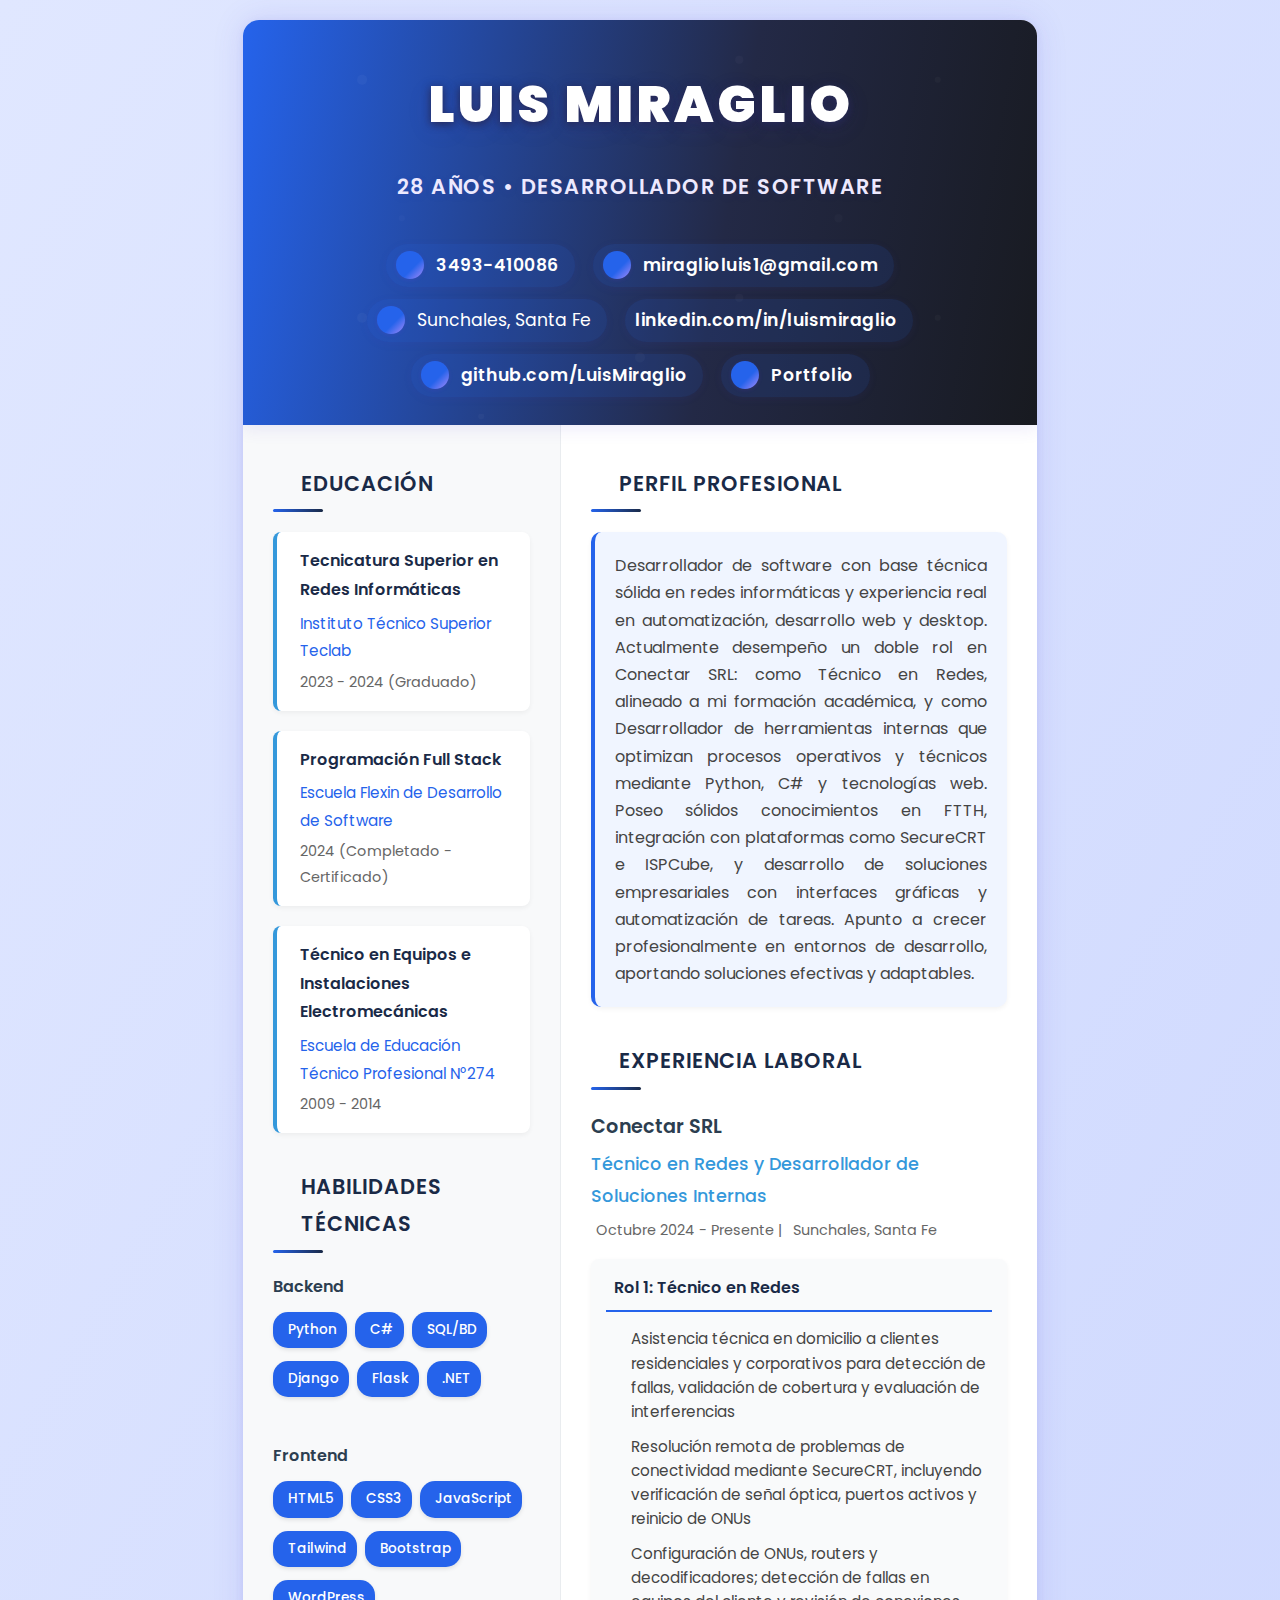
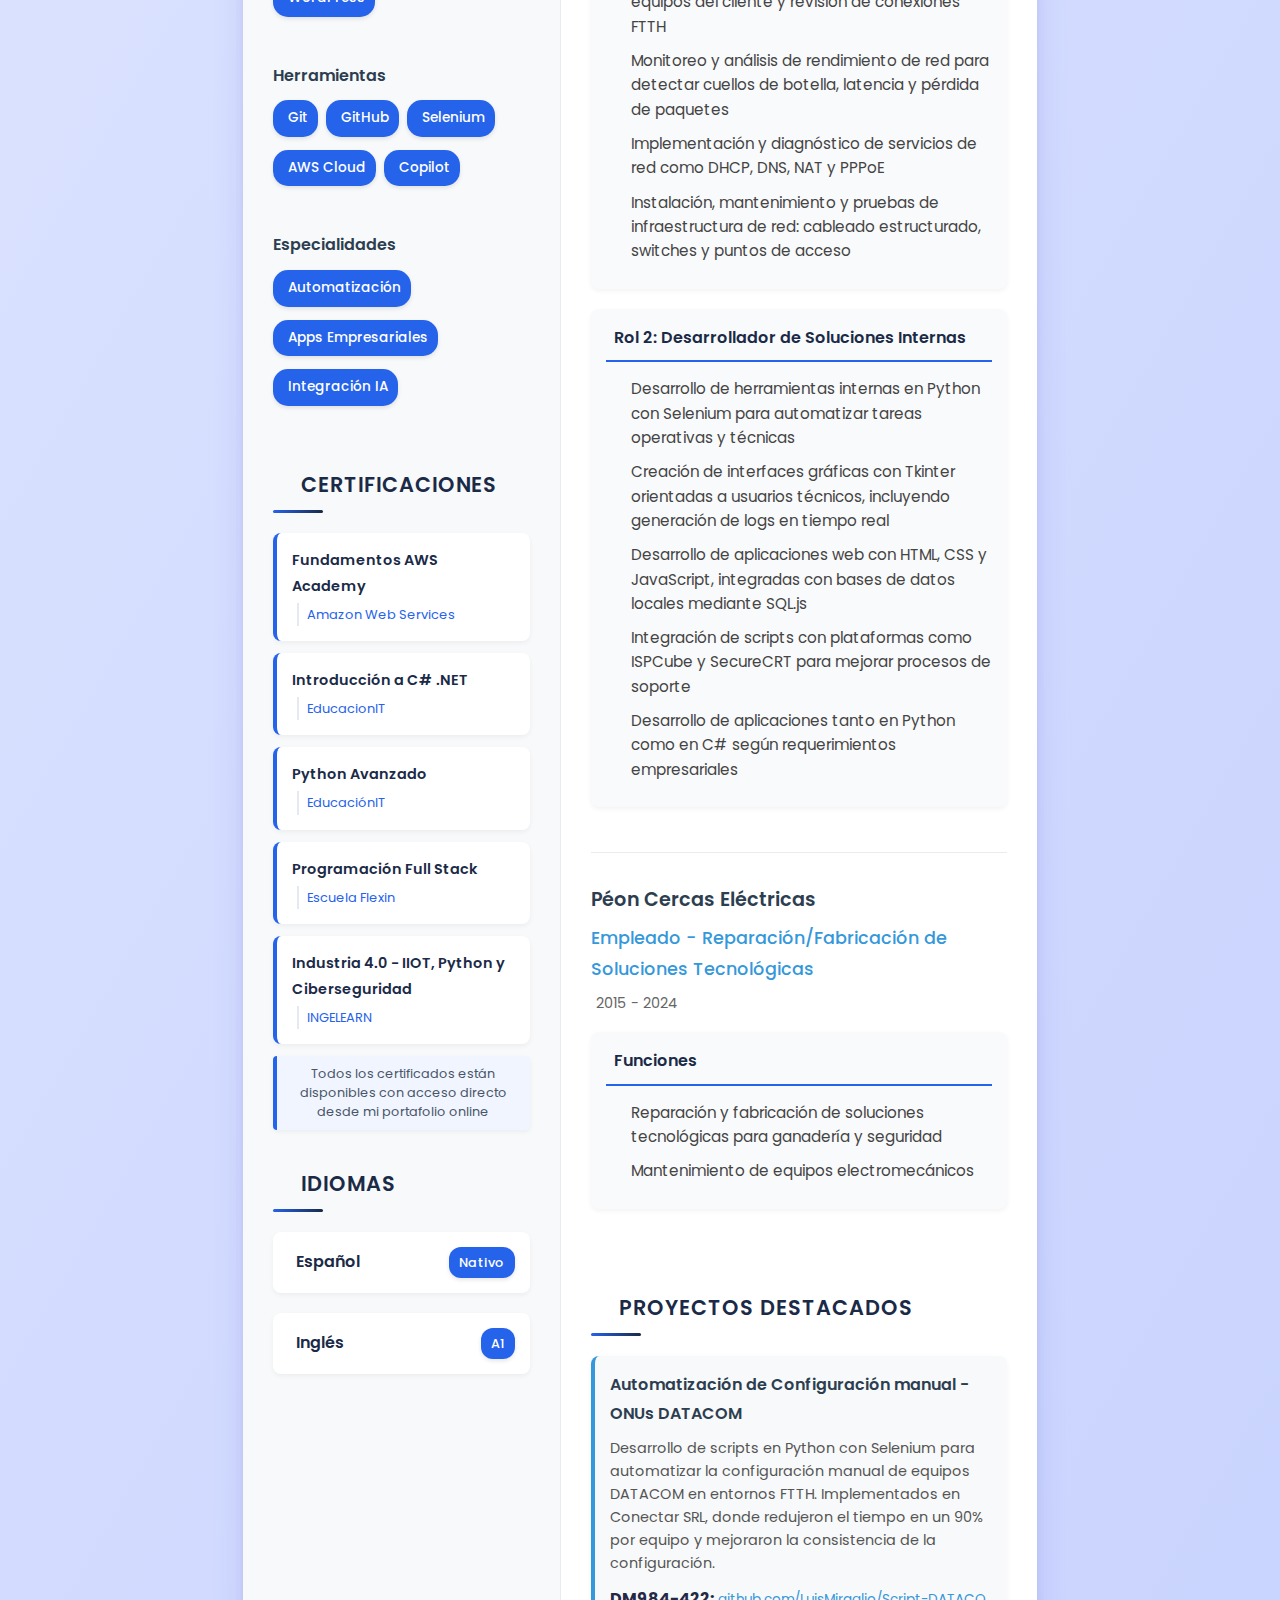
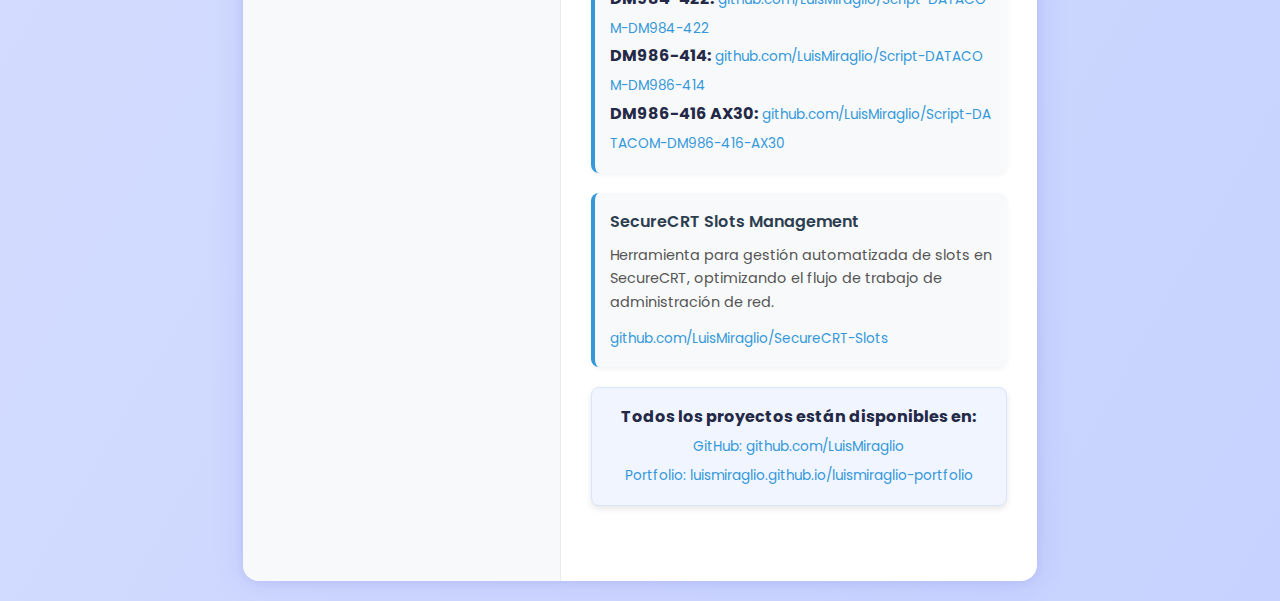
<file: cv/index.html>
<!DOCTYPE html>
<html lang="es">
<head>
    <meta charset="UTF-8">
    <meta name="viewport" content="width=device-width, initial-scale=1.0">
    <title>CV - Luis Miraglio</title>
    <link rel="stylesheet" href="https://cdnjs.cloudflare.com/ajax/libs/font-awesome/6.4.0/css/all.min.css" integrity="sha512-iecdLmaskl7CVkqkXNQ/ZH/XLlvWZOJyj7Yy7tcenmpD1ypASozpmT/E0iPtmFIB46ZmdtAc9eNBvH0H/ZpiBw==" crossorigin="anonymous" referrerpolicy="no-referrer">
    <link href="https://fonts.googleapis.com/css2?family=Poppins:wght@400;500;600;700;800&display=swap" rel="stylesheet">
    <style>
        * {
            margin: 0;
            padding: 0;
            box-sizing: border-box;
        }
        
        body {
            font-family: 'Poppins', 'Segoe UI', Tahoma, Geneva, Verdana, sans-serif;
            line-height: 1.8;
            color: #232946;
            background: linear-gradient(120deg, #e0e7ff 0%, #c7d2fe 100%);
        }
        
        .cv-container {
            max-width: 210mm;
            margin: 20px auto;
            background: white; /* Fondo blanco clásico restaurado */
            box-shadow: 0 0 32px rgba(80, 63, 205, 0.13), 0 1.5px 8px rgba(80, 63, 205, 0.08);
            min-height: 297mm;
            border-radius: 16px;
            overflow: hidden;
        }
        
        /* Para impresión más compacta */
        @media print {
            .responsibilities li {
                margin-bottom: 2px;
                font-size: 0.82em;
                line-height: 1.4;
                padding-left: 18px;
            }
            
            .responsibilities li::before {
                font-size: 6px;
                top: 6px;
            }
            
            .section {
                margin-bottom: 12px;
            }
            
            .profile-img {
                width: 80px;
                height: 80px;
                margin: 0 auto 10px;
                font-size: 32px;
            }
            
            .name {
                font-size: 1.8em;
                margin-bottom: 2px;
            }
            
            .age {
                margin-bottom: 10px;
                font-size: 1em;
            }
            
            .skill-tag {
                padding: 2px 6px;
                margin: 0 1px 2px 0;
                font-size: 0.75em;
            }
            
            .skills-list {
                gap: 3px;
            }
            
            .education-item, .certification-item {
                margin-bottom: 5px;
                padding: 8px;
            }
            
            .role-section {
                padding: 8px;
                margin-bottom: 10px;
            }
            
            .section-title {
                font-size: 1.1em;
                margin-bottom: 10px;
                padding-bottom: 5px;
            }
            
            .education-title, .certification-name {
                font-size: 0.9em;
            }
            
            .education-institution, .education-date {
                font-size: 0.8em;
            }
            
            .project-item {
                margin-bottom: 10px;
                padding: 10px;
            }
            
            .project-title {
                font-size: 0.9em;
            }
            
            .project-description {
                font-size: 0.8em;
                margin-bottom: 5px;
                line-height: 1.4;
            }
            
            .project-link {
                font-size: 0.75em;
            }
            
            .contact-info {
                font-size: 0.85em;
            }
            
            .experience-item {
                margin-bottom: 15px;
                padding-bottom: 15px;
            }
            
            .company {
                font-size: 1.1em;
                margin-bottom: 2px;
            }
            
            .position {
                font-size: 0.95em;
                margin-bottom: 2px;
            }
            
            .date-location {
                font-size: 0.8em;
                margin-bottom: 8px;
            }
            
            .role-title {
                font-size: 0.9em;
                margin-bottom: 8px;
                padding-bottom: 5px;
            }
            
            .profile-summary {
                font-size: 0.85em;
                padding: 12px;
                line-height: 1.5;
            }
            
            .language-item {
                padding: 8px;
                margin-bottom: 5px;
            }
            
            .language-name {
                font-size: 0.9em;
            }
            
            .language-level {
                font-size: 0.75em;
                padding: 2px 8px;
            }
        }
        
        .header {
            background: linear-gradient(100deg, #2563eb 0%, #232946 60%, #181a20 100%);
            color: white;
            padding: 38px 20px 28px 20px;
            text-align: center;
            position: relative;
            box-shadow: 0 4px 16px rgba(80,63,205,0.10);
        }
        
        .header::before {
            content: '';
            position: absolute;
            top: 0; left: 0; right: 0; bottom: 0;
            background: url('data:image/svg+xml,<svg xmlns="http://www.w3.org/2000/svg" width="100%" height="100%" viewBox="0 0 400 120"><circle cx="60" cy="30" r="2.5" fill="%23fff" opacity="0.13"/><circle cx="120" cy="80" r="1.5" fill="%23fff" opacity="0.10"/><circle cx="200" cy="50" r="2.5" fill="%23fff" opacity="0.10"/><circle cx="300" cy="100" r="2" fill="%23fff" opacity="0.08"/><circle cx="350" cy="30" r="1.5" fill="%23fff" opacity="0.10"/><circle cx="80" cy="100" r="1.5" fill="%23fff" opacity="0.08"/><circle cx="250" cy="20" r="2" fill="%23fff" opacity="0.10"/></svg>');
            opacity: 0.25;
            z-index: 0;
        }
        
        .header-content {
            position: relative;
            z-index: 1;
            display: flex;
            flex-direction: column;
            align-items: center;
            gap: 10px;
        }
        
        .profile-img {
            width: 70px;
            height: 70px;
            border-radius: 50%;
            border: 3px solid rgba(255, 255, 255, 0.8);
            margin: 0 auto 15px;
            background: linear-gradient(45deg, #1a2a47, #2563eb);
            display: flex;
            align-items: center;
            justify-content: center;
            font-size: 28px;
            color: white;
            font-weight: bold;
            box-shadow: 0 3px 8px rgba(0,0,0,0.2);
            position: relative;
            overflow: hidden;
        }
        
        .profile-img::after {
            content: '';
            position: absolute;
            width: 100%;
            height: 100%;
            background: linear-gradient(45deg, rgba(255,255,255,0.1) 0%, rgba(255,255,255,0) 60%);
            top: 0;
            left: 0;
        }
        
        .name {
            font-size: 3.2em;
            font-weight: 900;
            letter-spacing: 3px;
            text-align: center;
            color: #fff; /* Color blanco para resaltar sobre fondo oscuro */
            margin-bottom: 8px;
            text-shadow: 0 6px 24px rgba(80,63,205,0.13), 0 1.5px 8px rgba(80,63,205,0.10), 0 2px 8px #232946;
            transition: text-shadow 0.3s;
        }
        
        .name:hover {
            text-shadow: 0 8px 32px #7c3aed33, 0 2px 12px #2563eb22;
        }
        
        .age {
            font-size: 1.3em;
            font-weight: 600;
            letter-spacing: 1.5px;
            color: #ede9fe;
            margin-bottom: 18px;
            text-shadow: 0 2px 8px rgba(80,63,205,0.10);
        }
        
        .contact-info {
            display: flex;
            flex-wrap: wrap;
            justify-content: center;
            gap: 12px 18px;
            margin-top: 10px;
        }
        
        .contact-item {
            display: flex;
            align-items: center;
            gap: 8px;
            font-size: 1.08em;
            color: #fff;
            background: rgba(37,99,235,0.13);
            border-radius: 22px;
            padding: 6px 16px 6px 10px;
            box-shadow: 0 2px 8px rgba(80,63,205,0.08);
            transition: background 0.2s, box-shadow 0.2s, color 0.2s;
            position: relative;
        }
        
        .contact-item i {
            width: 28px;
            text-align: center;
            font-size: 18px;
            background: linear-gradient(135deg, #2563eb 60%, #a78bfa 100%);
            color: #fff;
            height: 28px;
            line-height: 28px;
            border-radius: 50%;
            margin-right: 4px;
            box-shadow: 0 1px 4px #7c3aed22;
        }
        
        .contact-link {
            color: #fff;
            text-decoration: none;
            font-weight: 600;
            letter-spacing: 0.5px;
            transition: color 0.2s;
        }
        
        .contact-item:hover {
            background: linear-gradient(90deg, #2563eb 60%, #a78bfa 100%);
            color: #fff;
            box-shadow: 0 4px 16px #7c3aed33;
        }
        
        .contact-item:hover .contact-link {
            color: #fff;
            text-decoration: underline;
        }
        
        .main-content {
            display: grid;
            grid-template-columns: 1fr 1.5fr;
            gap: 0;
            min-height: calc(297mm - 200px);
        }
        
        .left-column {
            background: #f8f9fa;
            padding: 40px 30px;
            border-right: 1px solid #e9ecef;
        }
        
        .right-column {
            padding: 40px 30px;
        }
        
        .section {
            margin-bottom: 35px;
        }
        
        .section-title {
            font-size: 1.3em;
            font-weight: 600;
            color: #1a2a47;
            margin-bottom: 20px;
            text-transform: uppercase;
            letter-spacing: 1px;
            position: relative;
            padding-bottom: 10px;
            padding-left: 28px;
            display: flex;
            align-items: center;
        }
        
        .section-title i {
            position: absolute;
            left: 0;
            color: #2563eb;
            font-size: 18px;
        }
        
        .section-title::after {
            content: '';
            position: absolute;
            bottom: 0;
            left: 0;
            width: 50px;
            height: 3px;
            background: linear-gradient(90deg, #2563eb, #1a2a47);
            border-radius: 2px;
        }
        
        .profile-summary {
            text-align: justify;
            font-size: 1em;
            line-height: 1.7;
            color: #444;
            padding: 20px;
            background-color: #f0f5ff;
            border-radius: 10px;
            border-left: 4px solid #2563eb;
            box-shadow: 0 2px 5px rgba(0,0,0,0.05);
            margin-bottom: 20px;
            position: relative;
        }
        
        .profile-summary::before {
            content: '\f0e0';
            font-family: 'Font Awesome 5 Free';
            font-weight: 900;
            position: absolute;
            top: 15px;
            left: 15px;
            color: rgba(37, 99, 235, 0.1);
            font-size: 6em;
            z-index: 0;
            opacity: 0.3;
        }
        
        .experience-item {
            margin-bottom: 30px;
            padding-bottom: 25px;
            border-bottom: 1px solid #e9ecef;
        }
        
        .experience-item:last-child {
            border-bottom: none;
        }
        
        .job-header {
            margin-bottom: 15px;
        }
        
        .company {
            font-size: 1.2em;
            font-weight: 600;
            color: #2c3e50;
            margin-bottom: 5px;
        }
        
        .position {
            font-size: 1.1em;
            font-weight: 500;
            color: #3498db;
            margin-bottom: 5px;
        }
        
        .date-location {
            font-size: 0.9em;
            color: #666;
            margin-bottom: 15px;
            display: flex;
            align-items: center;
            gap: 5px;
        }
        
        .date-location i {
            color: #2563eb;
        }
        
        .role-section {
            margin-bottom: 20px;
            padding: 15px;
            background: #f9fafb;
            border-radius: 8px;
            box-shadow: 0 2px 5px rgba(0,0,0,0.05);
        }
        
        .role-title {
            font-size: 1em;
            font-weight: 600;
            color: #1a2a47;
            margin-bottom: 15px;
            text-decoration: none;
            border-bottom: 2px solid #2563eb;
            padding-bottom: 8px;
            display: flex;
            align-items: center;
            gap: 8px;
        }
        
        .responsibilities {
            list-style: none;
            padding: 0;
        }
        
        .responsibilities li {
            position: relative;
            padding-left: 25px;
            margin-bottom: 10px;
            color: #444;
            font-size: 0.95em;
            line-height: 1.6;
        }
        
        .responsibilities li::before {
            content: '\f0c8';
            font-family: 'Font Awesome 5 Free';
            font-weight: 900;
            font-size: 8px;
            position: absolute;
            left: 0;
            top: 7px;
            color: #2563eb;
        }
        
        .responsibilities li:hover::before {
            color: #1a2a47;
            transform: scale(1.2);
            transition: all 0.2s;
        }
        
        .education-item {
            margin-bottom: 20px;
            padding: 15px;
            background: white;
            border-radius: 8px;
            border-left: 4px solid #3498db;
            transition: all 0.3s ease;
            box-shadow: 0 2px 5px rgba(0,0,0,0.05);
        }
        
        .education-item:hover {
            box-shadow: 0 5px 15px rgba(0,0,0,0.1);
            transform: translateY(-2px);
        }
        
        .education-title {
            font-weight: 600;
            color: #1a2a47;
            margin-bottom: 5px;
            display: flex;
            align-items: center;
            gap: 8px;
        }
        
        .education-title i {
            color: #2563eb;
        }
        
        .education-institution {
            color: #2563eb;
            font-size: 0.95em;
            margin-bottom: 5px;
            display: flex;
            align-items: center;
            gap: 8px;
        }
        
        .education-date {
            color: #666;
            font-size: 0.9em;
            display: flex;
            align-items: center;
            gap: 8px;
        }
        
        .skills-grid {
            display: grid;
            gap: 20px;
        }
        
        .skill-category {
            margin-bottom: 20px;
        }
        
        .skill-category-title {
            font-weight: 600;
            color: #2c3e50;
            margin-bottom: 10px;
            font-size: 1em;
        }
        
        .skills-list {
            display: flex;
            flex-wrap: wrap;
            gap: 8px;
        }
        
        .skill-tag {
            background: #2563eb;
            color: white;
            padding: 6px 10px;
            border-radius: 15px;
            font-size: 0.85em;
            font-weight: 500;
            box-shadow: 0 2px 4px rgba(0,0,0,0.1);
            transition: all 0.3s ease;
            display: inline-flex;
            align-items: center;
            gap: 5px;
            margin-bottom: 5px;
        }
        
        .skill-tag:hover {
            transform: translateY(-2px);
            box-shadow: 0 4px 8px rgba(0,0,0,0.15);
        }
        
        .project-item {
            margin-bottom: 20px;
            padding: 15px;
            background: #f8f9fa;
            border-radius: 8px;
            border-left: 4px solid #3498db;
            transition: all 0.3s ease;
            box-shadow: 0 2px 5px rgba(0,0,0,0.05);
        }
        
        .project-item:hover {
            box-shadow: 0 5px 15px rgba(0,0,0,0.1);
            transform: translateY(-2px);
        }
        
        .project-title {
            font-weight: 600;
            color: #2c3e50;
            margin-bottom: 8px;
        }
        
        .project-description {
            color: #555;
            font-size: 0.9em;
            line-height: 1.6;
            margin-bottom: 10px;
        }
        
        .project-link {
            font-size: 0.85em;
            color: #3498db;
            text-decoration: none;
            word-break: break-all;
        }
        
        .project-link:hover {
            text-decoration: underline;
        }
        
        .certification-item {
            margin-bottom: 12px;
            padding: 15px;
            background: white;
            border-radius: 8px;
            font-size: 0.9em;
            box-shadow: 0 2px 5px rgba(0,0,0,0.05);
            transition: all 0.3s ease;
            border-left: 4px solid #2563eb;
            position: relative;
        }
        
        .certification-item:hover {
            transform: translateX(3px);
            box-shadow: 0 4px 8px rgba(0,0,0,0.1);
        }
        
        .certification-item::before {
            content: '\f559';
            font-family: 'Font Awesome 5 Free';
            font-weight: 900;
            position: absolute;
            right: 15px;
            top: 15px;
            color: #e5e9f2;
            font-size: 20px;
            opacity: 0.5;
            z-index: 0;
        }
        
        .certification-name {
            font-weight: 600;
            color: #1a2a47;
            margin-bottom: 3px;
            display: flex;
            align-items: center;
        }
        
        .certification-provider {
            color: #2563eb;
            font-size: 0.9em;
            padding-left: 8px;
            border-left: 2px solid #e5e9f2;
            margin-left: 5px;
            margin-top: 2px;
        }
        
        .languages {
            display: grid;
            gap: 10px;
        }
        
        .language-item {
            display: flex;
            justify-content: space-between;
            align-items: center;
            padding: 15px;
            background: white;
            border-radius: 8px;
            box-shadow: 0 2px 5px rgba(0,0,0,0.05);
            margin-bottom: 10px;
            transition: all 0.3s ease;
        }
        
        .language-item:hover {
            transform: translateX(3px);
            box-shadow: 0 4px 8px rgba(0,0,0,0.1);
        }
        
        .language-name {
            font-weight: 600;
            color: #1a2a47;
            display: flex;
            align-items: center;
            gap: 8px;
        }
        
        .language-level {
            background: #2563eb;
            color: white;
            padding: 4px 10px;
            border-radius: 12px;
            font-size: 0.8em;
            font-weight: 500;
            letter-spacing: 0.5px;
            box-shadow: 0 2px 4px rgba(0,0,0,0.1);
        }
        
        @media print {
            body {
                background: white;
                font-size: 11pt;
                -webkit-print-color-adjust: exact !important;
                print-color-adjust: exact !important;
            }
            
            .cv-container {
                box-shadow: 0 0 20px rgba(0,0,0,0.1) !important;
                max-width: 210mm;
                margin: 0;
                border-radius: 12px !important;
                min-height: 297mm;
                overflow: hidden;
            }
            
            .header {
                background: linear-gradient(135deg, #1a2a47 0%, #2563eb 100%) !important;
                -webkit-print-color-adjust: exact !important;
                print-color-adjust: exact !important;
                padding: 25px 20px;
                box-shadow: 0 4px 12px rgba(0,0,0,0.15) !important;
            }
            
            .main-content {
                min-height: calc(297mm - 200px);
            }
            
            .project-item,
            .education-item,
            .certification-item,
            .language-item,
            .role-section {
                box-shadow: 0 2px 5px rgba(0,0,0,0.05) !important;
                page-break-inside: avoid;
                background-color: white !important;
                -webkit-print-color-adjust: exact !important;
                print-color-adjust: exact !important;
            }
            
            .skill-tag {
                background: #2563eb !important;
                color: white !important;
                -webkit-print-color-adjust: exact !important;
                print-color-adjust: exact !important;
                box-shadow: 0 2px 4px rgba(0,0,0,0.1) !important;
            }
            
            .role-section {
                page-break-inside: avoid;
                background: #f9fafb !important;
                -webkit-print-color-adjust: exact !important;
                print-color-adjust: exact !important;
            }
            
            a {
                text-decoration: none;
                color: #2563eb !important;
            }
            
            .name {
                font-size: 2.4em;
                font-weight: 600;
                margin-bottom: 5px;
                letter-spacing: 2px;
                color: white !important;
                -webkit-text-fill-color: white !important;
                text-shadow: 0 2px 4px rgba(0,0,0,0.2);
            }
            
            .section {
                page-break-inside: avoid;
            }
            
            .section-title::after {
                background: linear-gradient(90deg, #2563eb, #1a2a47) !important;
                -webkit-print-color-adjust: exact !important;
                print-color-adjust: exact !important;
            }
            
            .left-column {
                background: #f8f9fa !important;
                background: #f8f9fa !important;
                -webkit-print-color-adjust: exact !important;
                print-color-adjust: exact !important;
                padding: 40px 30px;
                border-right: 1px solid #e9ecef;
            
            .right-column {
                padding: 40px 30px;
            }
            
            .profile-summary {
                background-color: #f0f5ff !important;
                border-left: 4px solid #2563eb !important;
                background-color: #f0f5ff !important;
                border-left: 4px solid #2563eb !important;
                -webkit-print-color-adjust: exact !important;
                print-color-adjust: exact !important;
                box-shadow: 0 2px 5px rgba(0,0,0,0.05) !important;
            .education-item, .certification-item {
                border-left: 4px solid #2563eb !important;
                -webkit-print-color-adjust: exact !important;
                print-color-adjust: exact !important;
                border-left: 4px solid #2563eb !important;
                -webkit-print-color-adjust: exact !important;
                print-color-adjust: exact !important;
            }
                border-left: 4px solid #3498db !important;
                -webkit-print-color-adjust: exact !important;
                print-color-adjust: exact !important;
                background: #f8f9fa !important;
                border-left: 4px solid #3498db !important;
                -webkit-print-color-adjust: exact !important;
                print-color-adjust: exact !important;
            }
                grid-template-columns: 1fr;
            }
            
            .left-column {
                border-right: none;
                border-bottom: 1px solid #e9ecef;
            }
            
            .header {
                padding: 30px 20px;
            }
            
            .contact-info {
                grid-template-columns: 1fr;
            }
        }
        
        /* Mejoras para dispositivos móviles */
        @media screen and (max-width: 767px) {
            .cv-container {
                margin: 0;
                border-radius: 0;
                box-shadow: none;
                max-width: 100%;
            }
            
            .main-content {
                grid-template-columns: 1fr;
            }
            
            .left-column {
                border-right: none;
                border-bottom: 1px solid #e9ecef;
                padding: 25px 20px;
            }
            
            .right-column {
                padding: 25px 20px;
            }
            
            .header {
                padding: 20px 15px;
            }
            
            .name {
                font-size: 1.8rem;
            }
            
            .age {
                font-size: 0.9rem;
            }
            
            .contact-info {
                grid-template-columns: 1fr;
                gap: 5px;
            }
            
            .contact-item {
                font-size: 0.8rem;
            }
            
            .section-title {
                font-size: 1.2rem;
                margin-bottom: 15px;
            }
            
            .profile-summary {
                padding: 15px;
                font-size: 0.9rem;
            }
            
            .project-item, .education-item, .certification-item, .language-item, .role-section {
                padding: 12px;
                margin-bottom: 15px;
            }
            
            .company {
                font-size: 1.1rem;
            }
            
            .position {
                font-size: 0.95rem;
            }
            
            .date-location {
                font-size: 0.8rem;
            }
            
            .responsibilities li {
                font-size: 0.85rem;
                margin-bottom: 8px;
            }
            
            .education-title, .certification-name {
                font-size: 0.95rem;
            }
            
            .education-institution, .certification-provider {
                font-size: 0.85rem;
            }
            
            .skill-tag {
                padding: 4px 8px;
                font-size: 0.8rem;
            }
            
            .skill-category-title {
                font-size: 0.95rem;
            }
            
            .project-title {
                font-size: 0.95rem;
            }
            
            .project-description {
                font-size: 0.85rem;
            }
            
            .project-link {
                font-size: 0.75rem;
                word-break: break-all;
            }
        }
        
        /* Mejoras adicionales para dispositivos muy pequeños */
        @media screen and (max-width: 380px) {
            .name {
                font-size: 1.5rem;
            }
            
            .age {
                font-size: 0.8rem;
            }
            
            .section {
                margin-bottom: 25px;
            }
            
            .section-title {
                font-size: 1.1rem;
            }
            
            .responsibilities li {
                font-size: 0.8rem;
            }
            
            .contact-item i {
                width: 20px;
                height: 20px;
                line-height: 20px;
                font-size: 12px;
            }
            
            .skill-tag {
                padding: 3px 6px;
                margin-bottom: 5px;
                font-size: 0.75rem;
            }
            
            .skills-list {
                gap: 5px;
            }
        }
        
        @page {
            size: A4;
            margin: 0.5cm;
        }
    </style>
</head>
<body>
    <div class="cv-container">
        <header class="header">
            <div class="header-content">
                <h1 class="name">LUIS MIRAGLIO</h1>
                <div class="age">28 AÑOS • DESARROLLADOR DE SOFTWARE</div>
                <div class="contact-info">
                    <div class="contact-item">
                        <i class="fas fa-mobile-alt"></i>
                        <a href="tel:3493410086" class="contact-link">3493-410086</a>
                    </div>
                    <div class="contact-item">
                        <i class="fas fa-envelope"></i>
                        <a href="mailto:miraglioluis1@gmail.com" class="contact-link">miraglioluis1@gmail.com</a>
                    </div>
                    <div class="contact-item">
                        <i class="fas fa-map-marker-alt"></i>
                        <span>Sunchales, Santa Fe</span>
                    </div>
                    <div class="contact-item">
                        <a href="https://linkedin.com/in/luismiraglio" class="contact-link" target="_blank">linkedin.com/in/luismiraglio</a>
                    </div>
                    <div class="contact-item">
                        <i class="fab fa-github"></i>
                        <a href="https://github.com/LuisMiraglio" class="contact-link" target="_blank">github.com/LuisMiraglio</a>
                    </div>
                    <div class="contact-item">
                        <i class="fas fa-globe"></i>
                        <a href="https://luismiraglio.github.io/luismiraglio-portfolio" class="contact-link" target="_blank">Portfolio</a>
                    </div>
                </div>
            </div>
        </header>
        
        <div class="main-content">
            <div class="left-column">
                <section class="section education-section">
                    <h2 class="section-title"><i class="fas fa-graduation-cap"></i> Educación</h2>
                    <div class="education-item">
                        <div class="education-title"><i class="fas fa-network-wired"></i> Tecnicatura Superior en Redes Informáticas</div>
                        <div class="education-institution"><i class="fas fa-university"></i> Instituto Técnico Superior Teclab</div>
                        <div class="education-date"><i class="far fa-calendar-alt"></i> 2023 - 2024 (Graduado)</div>
                    </div>
                    <div class="education-item">
                        <div class="education-title"><i class="fas fa-laptop-code"></i> Programación Full Stack</div>
                        <div class="education-institution"><i class="fas fa-university"></i> Escuela Flexin de Desarrollo de Software</div>
                        <div class="education-date"><i class="far fa-calendar-alt"></i> 2024 (Completado - Certificado)</div>
                    </div>
                    <div class="education-item">
                        <div class="education-title"><i class="fas fa-cogs"></i> Técnico en Equipos e Instalaciones Electromecánicas</div>
                        <div class="education-institution"><i class="fas fa-university"></i> Escuela de Educación Técnico Profesional N°274</div>
                        <div class="education-date"><i class="far fa-calendar-alt"></i> 2009 - 2014</div>
                    </div>
                </section>
                
                <section class="section skills-section">
                    <h2 class="section-title"><i class="fas fa-code"></i> Habilidades Técnicas</h2>
                    <div class="skills-grid">
                        <div class="skill-category">
                            <div class="skill-category-title">Backend</div>
                            <div class="skills-list">
                                <span class="skill-tag"><i class="fab fa-python"></i> Python</span>
                                <span class="skill-tag"><i class="fas fa-hashtag"></i> C#</span>
                                <span class="skill-tag"><i class="fas fa-database"></i> SQL/BD</span>
                                <span class="skill-tag"><i class="fab fa-python"></i> Django</span>
                                <span class="skill-tag"><i class="fab fa-python"></i> Flask</span>
                                <span class="skill-tag"><i class="fab fa-microsoft"></i> .NET</span>
                            </div>
                        </div>
                        <div class="skill-category">
                            <div class="skill-category-title">Frontend</div>
                            <div class="skills-list">
                                <span class="skill-tag"><i class="fab fa-html5"></i> HTML5</span>
                                <span class="skill-tag"><i class="fab fa-css3-alt"></i> CSS3</span>
                                <span class="skill-tag"><i class="fab fa-js-square"></i> JavaScript</span>
                                <span class="skill-tag"><i class="fab fa-css3"></i> Tailwind</span>
                                <span class="skill-tag"><i class="fab fa-bootstrap"></i> Bootstrap</span>
                                <span class="skill-tag"><i class="fab fa-wordpress"></i> WordPress</span>
                            </div>
                        </div>
                        <div class="skill-category">
                            <div class="skill-category-title">Herramientas</div>
                            <div class="skills-list">
                                <span class="skill-tag"><i class="fab fa-git-alt"></i> Git</span>
                                <span class="skill-tag"><i class="fab fa-github"></i> GitHub</span>
                                <span class="skill-tag"><i class="fas fa-vial"></i> Selenium</span>
                                <span class="skill-tag"><i class="fab fa-aws"></i> AWS Cloud</span>
                                <span class="skill-tag"><i class="fas fa-robot"></i> Copilot</span>
                            </div>
                        </div>
                        <div class="skill-category">
                            <div class="skill-category-title">Especialidades</div>
                            <div class="skills-list">
                                <span class="skill-tag"><i class="fas fa-cogs"></i> Automatización</span>
                                <span class="skill-tag"><i class="fas fa-building"></i> Apps Empresariales</span>
                                <span class="skill-tag"><i class="fas fa-brain"></i> Integración IA</span>
                            </div>
                        </div>
                    </div>
                </section>
                
                <section class="section certifications-section">
                    <h2 class="section-title"><i class="fas fa-certificate"></i> Certificaciones</h2>
                    <div class="certification-item">
                        <div class="certification-name"><i class="fab fa-aws"></i> Fundamentos AWS Academy</div>
                        <div class="certification-provider">Amazon Web Services</div>
                    </div>
                    <div class="certification-item">
                        <div class="certification-name"><i class="fab fa-microsoft"></i> Introducción a C# .NET</div>
                        <div class="certification-provider">EducacionIT</div>
                    </div>
                    <div class="certification-item">
                        <div class="certification-name"><i class="fab fa-python"></i> Python Avanzado</div>
                        <div class="certification-provider">EducaciónIT</div>
                    </div>
                    <div class="certification-item">
                        <div class="certification-name"><i class="fas fa-laptop-code"></i> Programación Full Stack</div>
                        <div class="certification-provider">Escuela Flexin</div>
                    </div>
                    <div class="certification-item">
                        <div class="certification-name"><i class="fas fa-industry"></i> Industria 4.0 - IIOT, Python y Ciberseguridad</div>
                        <div class="certification-provider">INGELEARN</div>
                    </div>
                    
                    <div style="text-align: center; margin-top: 12px; font-size: 0.8em; color: #4a5568; background: #f0f5ff; padding: 8px; border-radius: 4px; border-left: 4px solid #2563eb; box-shadow: 0 2px 5px rgba(0,0,0,0.05); transition: all 0.3s ease;">
                        <span style="display: block; line-height: 1.5;">Todos los certificados están disponibles con acceso directo<br>desde mi portafolio online</span>
                    </div>
                </section>
                
                <section class="section languages-section">
                    <h2 class="section-title"><i class="fas fa-language"></i> Idiomas</h2>
                    <div class="languages">
                        <div class="language-item">
                            <span class="language-name"><i class="fas fa-flag"></i> Español</span>
                            <span class="language-level">Nativo</span>
                        </div>
                        <div class="language-item">
                            <span class="language-name"><i class="fas fa-flag-usa"></i> Inglés</span>
                            <span class="language-level">A1</span>
                        </div>
                    </div>
                </section>
            </div>
            
            <div class="right-column">
                <section class="section profile-section">
                    <h2 class="section-title"><i class="fas fa-user-tie"></i> Perfil Profesional</h2>
                    <div class="profile-summary">
                        Desarrollador de software con base técnica sólida en redes informáticas y experiencia real en automatización, desarrollo web y desktop. Actualmente desempeño un doble rol en Conectar SRL: como Técnico en Redes, alineado a mi formación académica, y como Desarrollador de herramientas internas que optimizan procesos operativos y técnicos mediante Python, C# y tecnologías web. Poseo sólidos conocimientos en FTTH, integración con plataformas como SecureCRT e ISPCube, y desarrollo de soluciones empresariales con interfaces gráficas y automatización de tareas. Apunto a crecer profesionalmente en entornos de desarrollo, aportando soluciones efectivas y adaptables.
                    </div>
                </section>
                
                <section class="section experience-section">
                    <h2 class="section-title"><i class="fas fa-briefcase"></i> Experiencia Laboral</h2>
                    <div class="experience-item">
                        <div class="job-header">
                            <div class="company"><i class="fas fa-building"></i> Conectar SRL</div>
                            <div class="position"><i class="fas fa-network-wired"></i> Técnico en Redes y Desarrollador de Soluciones Internas</div>
                            <div class="date-location"><i class="far fa-calendar-alt"></i> Octubre 2024 - Presente | <i class="fas fa-map-marker-alt"></i> Sunchales, Santa Fe</div>
                        </div>
                        
                        <div class="role-section">
                            <div class="role-title"><i class="fas fa-server"></i> Rol 1: Técnico en Redes</div>
                            <ul class="responsibilities">
                                <li>Asistencia técnica en domicilio a clientes residenciales y corporativos para detección de fallas, validación de cobertura y evaluación de interferencias</li>
                                <li>Resolución remota de problemas de conectividad mediante SecureCRT, incluyendo verificación de señal óptica, puertos activos y reinicio de ONUs</li>
                                <li>Configuración de ONUs, routers y decodificadores; detección de fallas en equipos del cliente y revisión de conexiones FTTH</li>
                                <li>Monitoreo y análisis de rendimiento de red para detectar cuellos de botella, latencia y pérdida de paquetes</li>
                                <li>Implementación y diagnóstico de servicios de red como DHCP, DNS, NAT y PPPoE</li>
                                <li>Instalación, mantenimiento y pruebas de infraestructura de red: cableado estructurado, switches y puntos de acceso</li>
                            </ul>
                        </div>
                        
                        <div class="role-section">
                            <div class="role-title"><i class="fas fa-code"></i> Rol 2: Desarrollador de Soluciones Internas</div>
                            <ul class="responsibilities">
                                <li>Desarrollo de herramientas internas en Python con Selenium para automatizar tareas operativas y técnicas</li>
                                <li>Creación de interfaces gráficas con Tkinter orientadas a usuarios técnicos, incluyendo generación de logs en tiempo real</li>
                                <li>Desarrollo de aplicaciones web con HTML, CSS y JavaScript, integradas con bases de datos locales mediante SQL.js</li>
                                <li>Integración de scripts con plataformas como ISPCube y SecureCRT para mejorar procesos de soporte</li>
                                <li>Desarrollo de aplicaciones tanto en Python como en C# según requerimientos empresariales</li>
                            </ul>
                        </div>
                    </div>
                    
                    <div class="experience-item">
                        <div class="job-header">
                            <div class="company"><i class="fas fa-industry"></i> Péon Cercas Eléctricas</div>
                            <div class="position"><i class="fas fa-tools"></i> Empleado - Reparación/Fabricación de Soluciones Tecnológicas</div>
                            <div class="date-location"><i class="far fa-calendar-alt"></i> 2015 - 2024</div>
                        </div>
                        <div class="role-section">
                            <div class="role-title"><i class="fas fa-tools"></i> Funciones</div>
                            <ul class="responsibilities">
                                <li>Reparación y fabricación de soluciones tecnológicas para ganadería y seguridad</li>
                                <li>Mantenimiento de equipos electromecánicos</li>
                            </ul>
                        </div>
                    </div>
                </section>
                
                <section class="section projects-section">
                    <h2 class="section-title"><i class="fas fa-project-diagram"></i> Proyectos Destacados</h2>
                    <div class="project-item">
                        <div class="project-title"><i class="fas fa-robot"></i> Automatización de Configuración manual - ONUs DATACOM</div>
                        <div class="project-description">
                            <i class="fas fa-angle-right"></i> Desarrollo de scripts en Python con Selenium para automatizar la configuración manual de equipos DATACOM en entornos FTTH. Implementados en Conectar SRL, donde redujeron el tiempo en un 90% por equipo y mejoraron la consistencia de la configuración.
                        </div>
                        <div style="margin-top: 10px;">
                            <div><i class="fas fa-code-branch"></i> <strong>DM984-422:</strong> <a href="https://github.com/LuisMiraglio/Script-DATACOM-DM984-422" class="project-link">github.com/LuisMiraglio/Script-DATACOM-DM984-422</a></div>
                            <div><i class="fas fa-code-branch"></i> <strong>DM986-414:</strong> <a href="https://github.com/LuisMiraglio/Script-DATACOM-DM986-414" class="project-link">github.com/LuisMiraglio/Script-DATACOM-DM986-414</a></div>
                            <div><i class="fas fa-code-branch"></i> <strong>DM986-416 AX30:</strong> <a href="https://github.com/LuisMiraglio/Script-DATACOM-DM986-416-AX30" class="project-link">github.com/LuisMiraglio/Script-DATACOM-DM986-416-AX30</a></div>
                        </div>
                    </div>
                    
                    <div class="project-item">
                        <div class="project-title"><i class="fas fa-terminal"></i> SecureCRT Slots Management</div>
                        <div class="project-description">
                            <i class="fas fa-angle-right"></i> Herramienta para gestión automatizada de slots en SecureCRT, optimizando el flujo de trabajo de administración de red.
                        </div>
                        <div style="margin-top: 10px;">
                            <i class="fas fa-code-branch"></i> <a href="https://github.com/LuisMiraglio/SecureCRT-Slots" class="project-link">github.com/LuisMiraglio/SecureCRT-Slots</a>
                        </div>
                    </div>
                    
                    <div style="text-align: center; margin-top: 20px; padding: 15px; background: #f0f5ff; border-radius: 8px; box-shadow: 0 3px 6px rgba(0,0,0,0.1); border: 1px solid #dae4fd;">
                        <strong><i class="fas fa-folder-open"></i> Todos los proyectos están disponibles en:</strong><br>
                        <a href="https://github.com/LuisMiraglio" class="project-link"><i class="fab fa-github"></i> GitHub: github.com/LuisMiraglio</a><br>
                        <a href="https://luismiraglio.github.io/luismiraglio-portfolio/" class="project-link"><i class="fas fa-globe"></i> Portfolio: luismiraglio.github.io/luismiraglio-portfolio</a>
                    </div>
                </section>
            </div>
        </div>
    </div>
</body>
</html>
</file>
